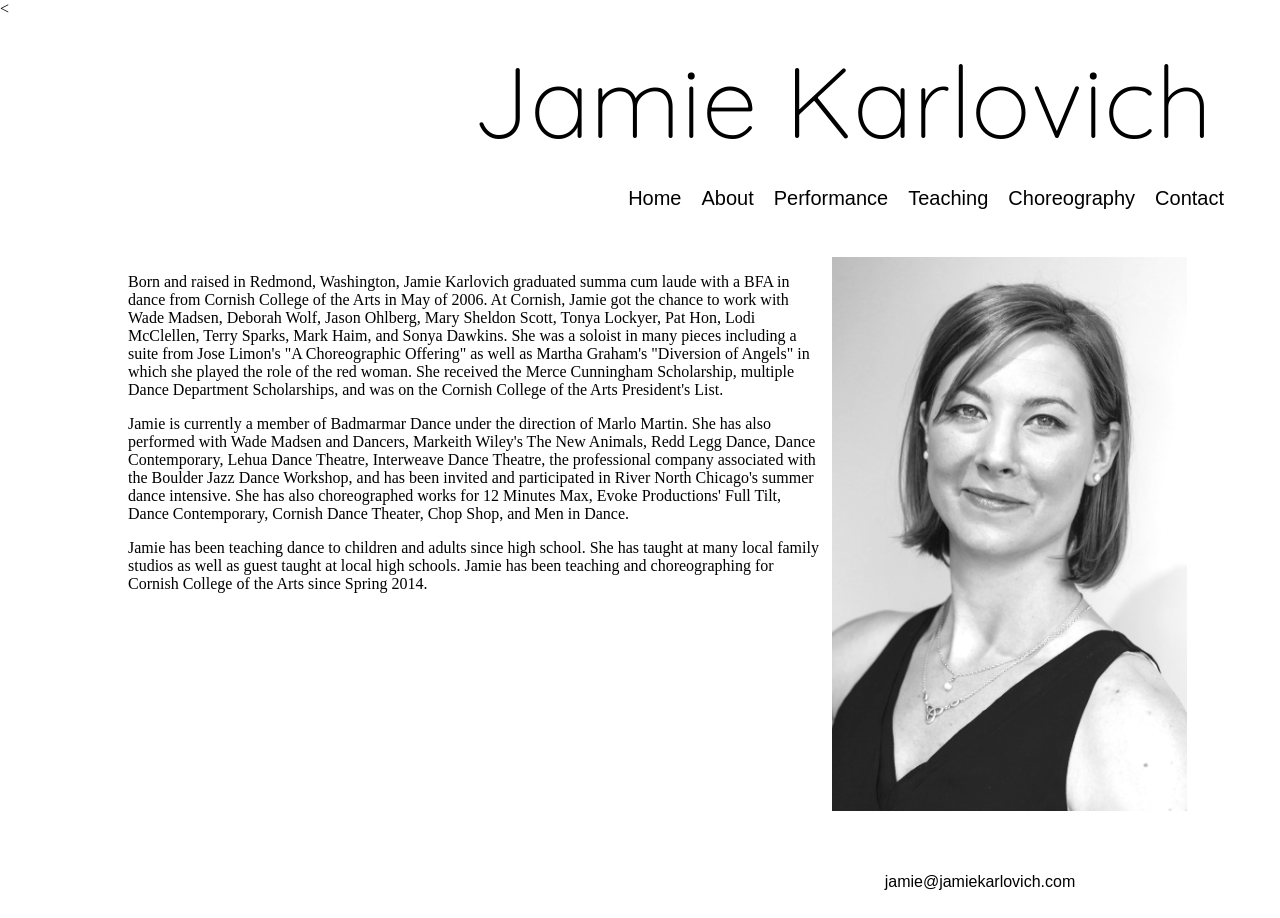
<file: views/about.html>
<!DOCTYPE html>
<html>
<head>
  <link type="text/css" rel="stylesheet" href="../css/jamiekarlovich.css" />
  <title>Jamie Karlovich - About</title>
  <meta name="viewport" content="width=device-width, initial-scale=1">
  <meta name="description" content="Jamie Karlovich">
</head>
<body>
  <<header>
    <h1>Jamie Karlovich</h1>
    <nav>
      <ul>
        <li><a href="../home.html">Home</a></li>
        <li><a href="about.html">About</a></li>
        <li><a href="dance/performance.html">Performance</a></li>
        <li><a href="dance/teaching.html">Teaching</a></li>
        <li><a href="dance/choreography.html">Choreography</a></li>
        <!----------------------------------------------
        <li><a href="webdesign.html">Web Design</a></li>
        <li><a href="styling.html">Styling</a></li>
        ------------------------------------------------>
        <li><a href="contact.html">Contact</a></li>
      </ul>
    </nav>
  </header>
  <div id="content">
    <div id="photoright">
    </div>
    <div id="textleft">
      <p>Born and raised in Redmond, Washington, Jamie Karlovich graduated summa cum laude with a BFA in dance from Cornish College of the Arts in May of 2006.  At Cornish, Jamie got the chance to work with Wade Madsen, Deborah Wolf, Jason Ohlberg, Mary Sheldon Scott, Tonya Lockyer, Pat Hon, Lodi McClellen, Terry Sparks, Mark Haim, and Sonya Dawkins.  She was a soloist in many pieces including a suite from Jose Limon&#39s &#34A Choreographic Offering&#34 as well as Martha Graham&#39s &#34Diversion of Angels&#34 in which she played the role of the red woman.  She received the Merce Cunningham Scholarship, multiple Dance Department Scholarships, and was on the Cornish College of the Arts President&#39s List.
      </p>

      <p>Jamie is currently a member of Badmarmar Dance under the direction of Marlo Martin.  She has also performed with Wade Madsen and Dancers, Markeith Wiley&#39s The New Animals, Redd Legg Dance, Dance Contemporary, Lehua Dance Theatre, Interweave Dance Theatre, the professional company associated with the Boulder Jazz Dance Workshop, and has been invited and participated in River North Chicago&#39s summer dance intensive.  She has also choreographed works for 12 Minutes Max, Evoke Productions&#39 Full Tilt, Dance Contemporary, Cornish Dance Theater, Chop Shop, and Men in Dance.
      </p>

      <p>Jamie has been teaching dance to children and adults since high school.  She has taught at many local family studios as well as guest taught at local high schools.  Jamie has been teaching and choreographing for Cornish College of the Arts since Spring 2014.
      </p>

    </div>
  </div>
  <footer>
    <h4><a href="mailto:jamierkarlovich@gmail.com">jamie@jamiekarlovich.com</a></h4>
  </footer>
</body>
</html>
</file>
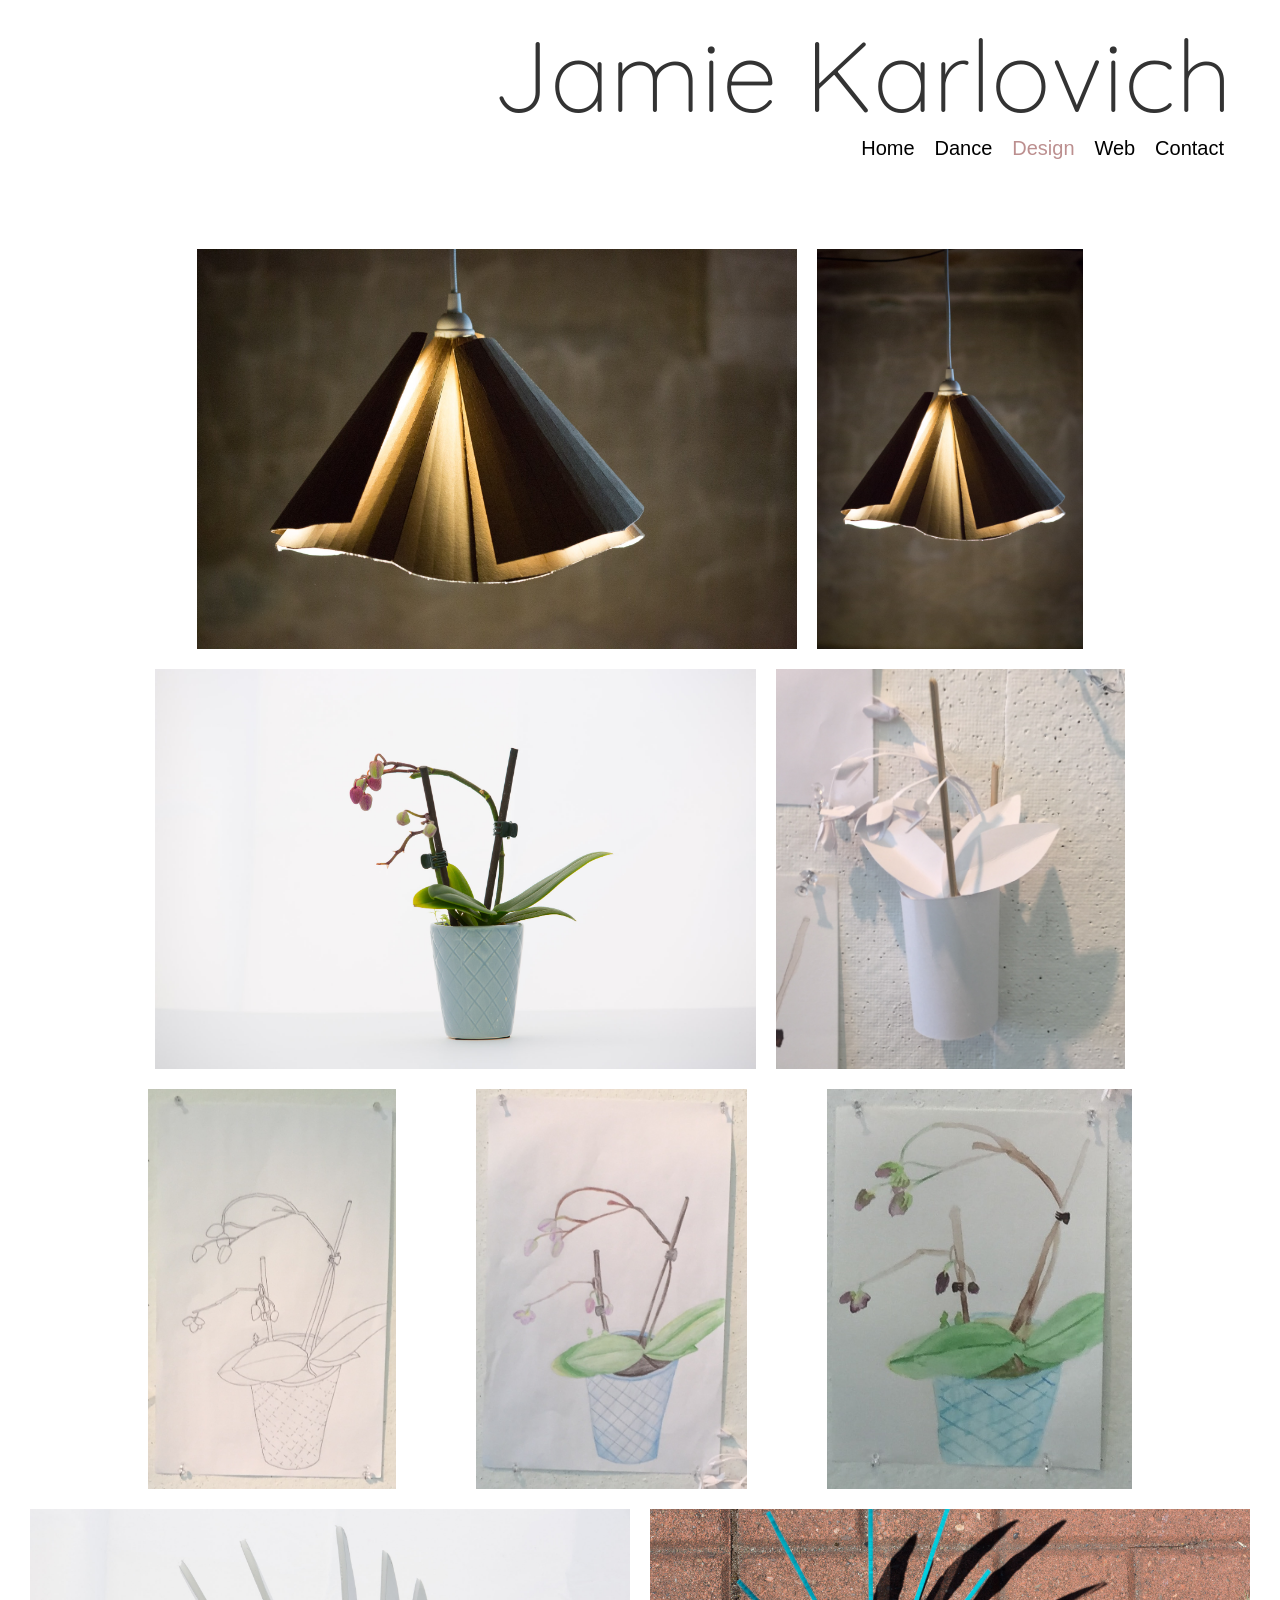
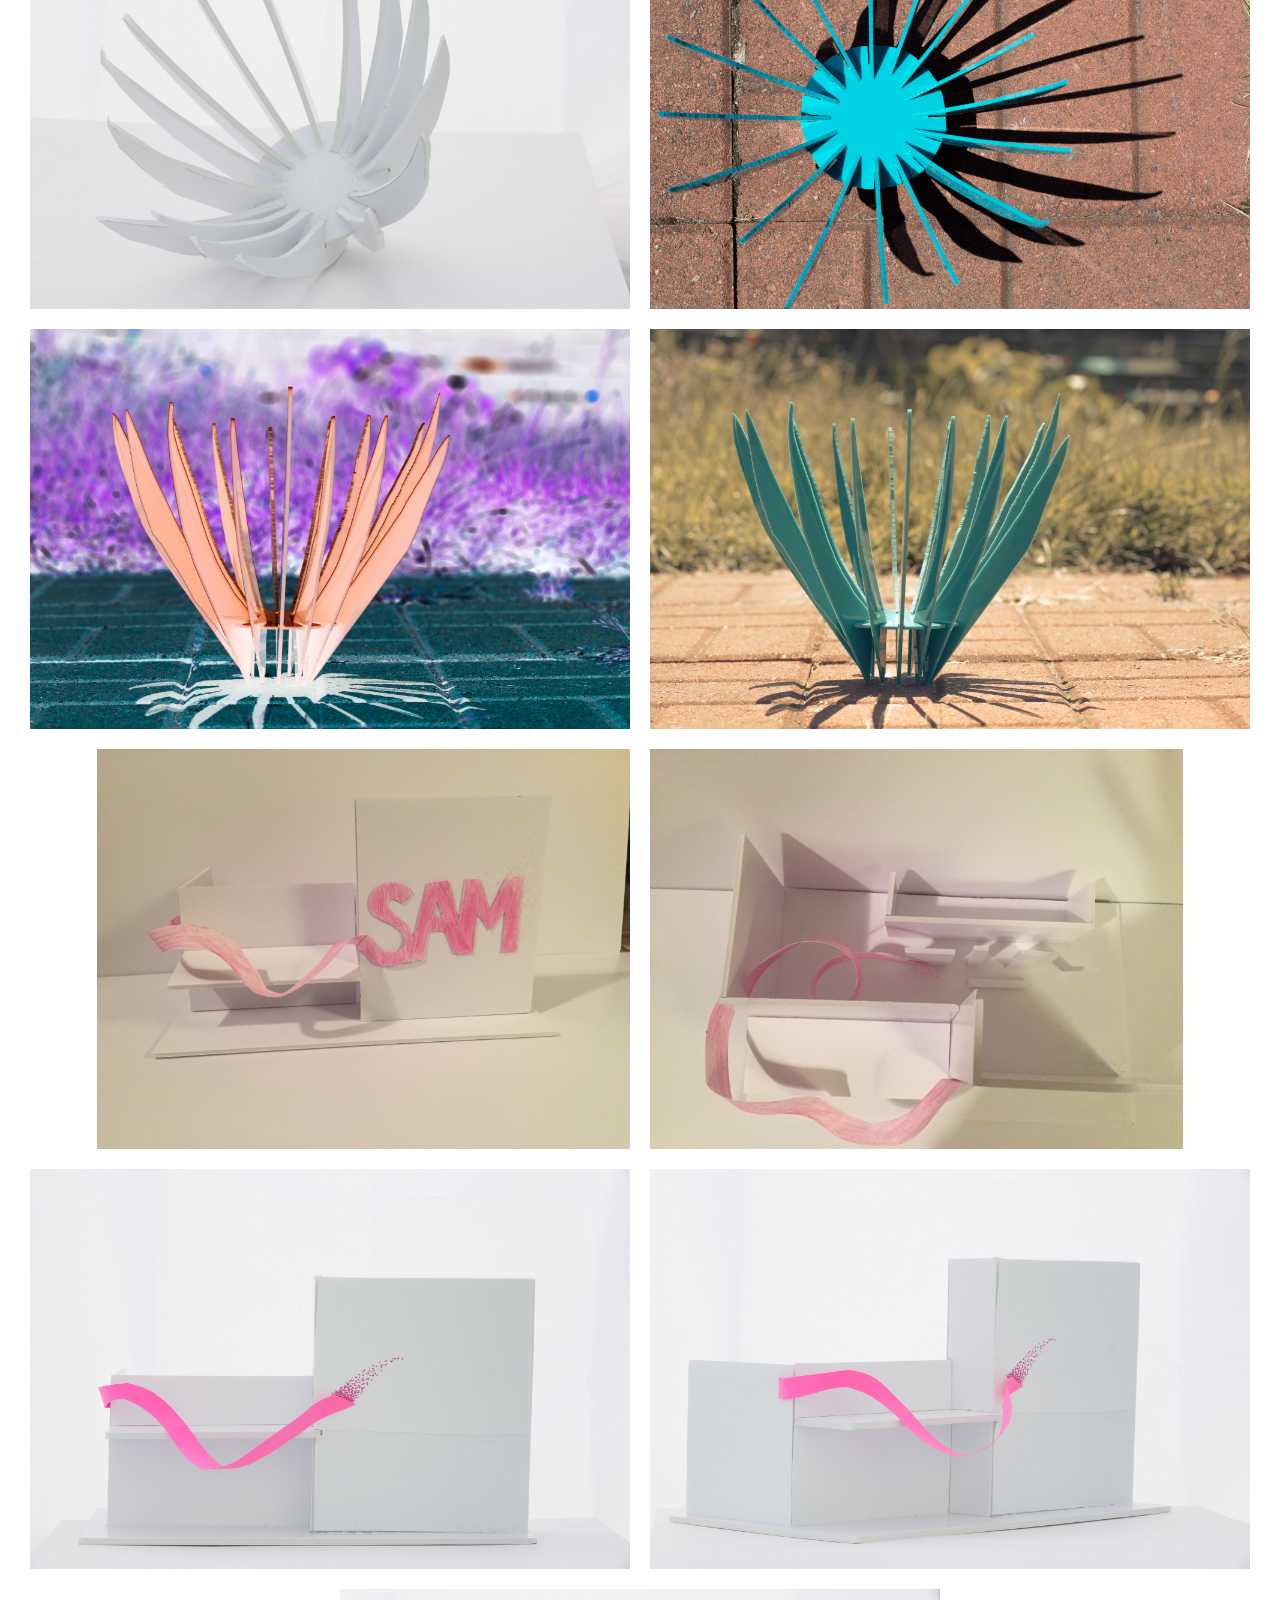
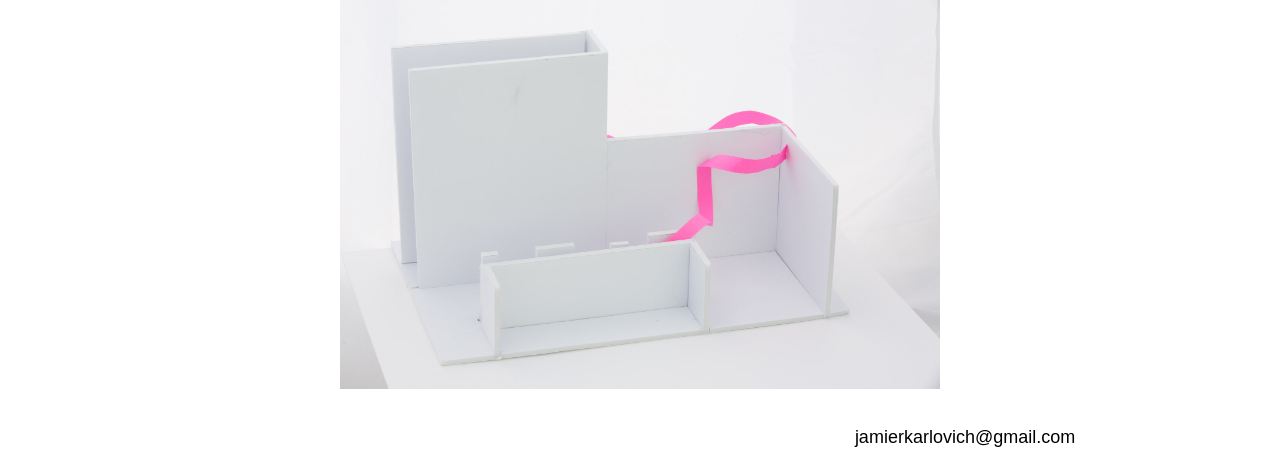
<file: views/design.html>
<!DOCTYPE html>
<html>
<head>
  <title>Jamie Karlovich - Design</title>
  <meta name="viewport" content="width=device-width, initial-scale=1">
  <meta name="description" content="Jamie Karlovich">
  <link rel="stylesheet" href="https://maxcdn.bootstrapcdn.com/bootstrap/3.3.7/css/bootstrap.min.css" integrity="sha384-BVYiiSIFeK1dGmJRAkycuHAHRg32OmUcww7on3RYdg4Va+PmSTsz/K68vbdEjh4u" crossorigin="anonymous">
  <link type="text/css" rel="stylesheet" href="../css/style.css" />
</head>
<body>
  <header>
  <h1>Jamie Karlovich</h1>
  <nav>
    <ul>
      <li><a href="../home.html">Home</a></li>
      <li><a href="dance.html">Dance</a></li>
      <li><a href="design.html" class="here">Design</a></li>
      <li><a href="web.html">Web</a></li>
      <li><a href="contact.html">Contact</a></li>
    </ul>
  </nav>
</header>
<div class="design-gallary-wrapper">
  <img class="design-gallary" src="../images/design/lamp_horizonal.jpg" />
  <img class="design-gallary" src="../images/design/lamp_vertical.jpg" />
  <div class="break"></div>
  <img class="design-gallary" src="../images/design/flower.jpg" />
  <img class="design-gallary" src="../images/design/flower_paper.jpg" />
  <div class="break"></div>
  <img class="design-gallary drawings" src="../images/design/flower_drawing_1.jpg" />
  <img class="design-gallary drawings" src="../images/design/flower_drawing_2.jpg" />
  <img class="design-gallary drawings" src="../images/design/flower_drawing_3.jpg" />
  <div class="break"></div>
  <img class="design-gallary" src="../images/design/bowl_paper.jpg" />
  <img class="design-gallary" src="../images/design/bowl_aerial.jpg" />
  <img class="design-gallary" src="../images/design/bowl_reverse.jpg" />
  <img class="design-gallary" src="../images/design/bowl_side.jpg" />
  <div class="break"></div>
  <img class="design-gallary" src="../images/design/SAM.jpg" />
  <img class="design-gallary" src="../images/design/SAM2.jpg" />
  <div class="break"></div>
  <img class="design-gallary" src="../images/design/SAM3.jpg" />
  <img class="design-gallary" src="../images/design/SAM4.jpg" />
  <img class="design-gallary" src="../images/design/SAM5.jpg" />
</div>
<footer class="design">
  <h4><a href="mailto:jamierkarlovich@gmail.com">jamierkarlovich@gmail.com</a></h4>
</footer>

<script src="https://cdnjs.cloudflare.com/ajax/libs/jquery/3.1.0/jquery.min.js"></script>
<script src="../js/app.js"></script>
<script src="https://cdnjs.cloudflare.com/ajax/libs/twitter-bootstrap/4.0.0-alpha/js/bootstrap.min.js"></script>
</body>
</html>
</file>
<file: css/jamiekarlovich.css>
@import url(http://www.1001fonts.com/monitorica-font.html);
@import url(https://fonts.googleapis.com/css?family=Quicksand);

html{
  width: 100%;
  height: 100%;
  margin: 0;
  padding: 0;
}

/*-----------------------------main page--------------------------------------*/
#main{
    background:url("../images/dance/Coverweb.png");
    background-position: 0% 48%;
    background-color:black;
}

#main h1{
  height:50%;
  margin:0 20px 0 0;
  padding:88px 48px 0 0;
  text-align:right;
  font-size: 100px;
  font-family:'Quicksand', sans-serif;
  font-weight:100;
  color:white;
}

#main li a{
  text-decoration:none;
  color:white;
}

#main li a:hover{
  color:grey;
}

#main footer h4 a{
  height: 100%;
  width: 100%;
  margin: 0;
  padding:0;
  color:white;
  font-weight: 100;
  text-decoration:none;
}

#main footer h4 a:hover{
  color: grey;
}
/*--------------------------------end main page-------------------------------*/

body{
  width: 100%;
  height: 100%;
  margin: 0;
  padding: 0;
}


header{
  width:100%;
  height:18%;
  margin:0;
  padding:0;
  display:block;
}

h1{
  height:50%;
  margin:0 20px 0 0;
  padding:20px 48px 0 0;
  text-align:right;
  font-size: 100px;
  font-family:'Quicksand', sans-serif;
  font-weight:100;
}

nav{
  width:100%;
  height:50%;
}

ul{
  list-style-type:none;
  text-align:right;
  padding: 48px 48px 0 0;
  margin:0;
}

li{padding: 4px 0px;
margin: 20px 8px;
padding: 0px;
font-size: 20px;
font-weight: 100;
display:inline-block;
font-family: "Monitorica Regular", sans-serif;
text-align:right;
}

li a{
  text-decoration:none;
  color:black;
}

li a:hover{
  color:grey;
}

#content{
  height:77%;
  width:100%;
  margin:0;
  padding:0;
}

footer{
    height:5%;
    width:100%;
    margin: 0;
    padding:0;
}

footer h4 {
  text-align:right;
  font-family: "Monitorica Regular", sans-serif;
  margin: 0 16%;
}

footer h4 a{
  height: 100%;
  width: 100%;
  margin: 0;
  padding:0;
  color:black;
  font-weight: 100;
  text-decoration:none;
}

footer h4 a:hover{
  color: grey;
}

/*----------------------About-----------------------------------------------*/
#photoright {
  height: 80%;
  width: 35%;
  background: url("../images/dance/headshot.jpg") no-repeat;
  background-size: contain;
  background-position: 0% 0%;
  float:right;
  margin: 6% 0 0 0;
}

#textleft{
  height: 80%;
  width:54%;
  float:left;
  margin: 6% 0 0 10%;
  padding:0 0 0 0;
}

/*--------------------------End About---------------------------------------*/

/*-----------------------------Uncoded Pages---------------------------------*/
#uncoded{
  text-align:center;
  height:50%;
  margin: 10% 0 0 10%;
  padding: 0;
}

#uncoded p{
  font-size:4em;
}

p#normal{
  font-size: 1.5em;
  color: white;
  width:50%;
  margin: 0 0 0 42%;
  font-family:'Quicksand', sans-serif;
  font-weight:100;
}
/*--------------------------------End Uncoded Pages--------------------------*/
/*------------------------------Contact---------------------------------------*/
#contactBackground{
  background:url("../images/dance/HullBuildingCropped.png") no-repeat;
  background-size:cover;
}
#contactBackground footer h4 a{
  color:white;
}

#contactBackground footer h4 a:hover{
  color:grey;
}

#contactBackground h1{
  color:white;
}

#contactBackground li a{
  text-decoration:none;
  color:white;
}
#contactBackground li a:hover{
  color:grey;
}
</file>
<file: css/style.css>
@import url(http://www.1001fonts.com/monitorica-font.html);
@import url(https://fonts.googleapis.com/css?family=Quicksand);

html{
  width: 100%;
  height: 100%;
  margin: 0;
  padding: 0;
}

/*-----------------------------main page--------------------------------------*/
#branding{
  width: 600px;
  margin: 84px auto 0 auto;
  font-size: 28px;
  text-align: justify;
}

#main footer{
  background-color: white;
}

/*--------------------------------end main page-------------------------------*/

body{
  width: 100%;
  height: 100%;
  margin: 0;
  padding: 0;
}


.stickyfooter{
  min-height: 100%;
  position:relative;
}

header{
  width:100%;
  margin:0 0 24px 0;
  padding:0;
  display:block;
}

h1{
  margin:0;
  padding:20px 48px 0 0;
  text-align:right;
  font-size: 100px;
  font-family:'Quicksand', sans-serif;
  font-weight:100;
}

nav{
  width:100%;
  padding: 0;
  margin: 0;
}

ul{
  list-style-type:none;
  text-align:right;
  padding: 0 48px 0 0;
  margin:0;
}

li{
padding: 0px 0px;
margin: 4px 8px;
padding: 0px;
font-size: 20px;
font-weight: 100;
display:inline-block;
font-family: "Monitorica Regular", sans-serif;
text-align:right;
}

li a{
  text-decoration:none;
  color:black;
}

 a.here {
  color: rosybrown;
}

li a:hover{
  color:grey;
}

#content{
  width:100%;
  margin:0;
  padding:0;
}

footer{
    width:100%;
    margin: 21px 0 0 0;
    padding:8px 0;
    position:absolute;
    bottom:0;
}

footer h4 {
  text-align:right;
  font-family: "Monitorica Regular", sans-serif;
  margin: 0 16%;
}

footer h4 a{
  height: 100%;
  width: 100%;
  margin: 0;
  padding:0;
  color:black;
  font-weight: 100;
  text-decoration:none;
}

footer h4 a:hover{
  color: rosybrown;
}

/*---------------------------Dance------------------------------------------*/
.dance{
  background-color:black;
  background-repeat: no-repeat;
  width: 100%;
}

.dancestickyfooter {
  display: flex;
  flex-direction: column;
  height: 100%;
}

.gradient {
  background: linear-gradient(180deg, black, grey 48%, white);
  height: 1600px;
  display:block;
}

.about{
padding-top: 48px;
width: 100%;
display:flex;
flex-direction: row;
align-items: center;
justify-content: center;
background-color: black;  
flex-wrap: wrap;
}

.image-container {
  width: 40%;
}

.image {
  width: 100%;
}

.bio{
  min-width: 300px;
  width: 60%;
  padding-right: 48px;
  color:white;
  text-align: right;
  align-self: flex-start;
}

.photoright{
    height: 400px;
    width: 284px;
    margin: 0 0 0 40px;
    background: url("../images/dance/headshot.jpg") no-repeat;
    background-size: contain;
    background-position: center center;

  }

#dance {
  display: flex;
  flex-direction: column;
  flex-grow: 1;
}

#dance h1{
  font-size: 100px;
  font-family:'Quicksand', sans-serif;
  font-weight:100;
  color:white;
}

#dance li a{
  text-decoration:none;
  color:white;
}

#dance li a.here {
  color: rosybrown;
}

#dance li a:hover{
  color:grey;
}

#dance footer{
  background-color: black;
}

.emptyBox { 
  background-color: black;
  flex-grow:1;
}

#dance footer h4 a{
  height: 100%;
  width: 100%;
  margin: 0;
  padding:0;
  color:white;
  font-weight: 100;
  text-decoration:none;
}

#dance footer h4 a:hover{
  color: grey;
}

.footer-white{
color: white;
}

.footerDanceFooter {
  background-color: black;
  position: relative;
  margin: 0;
}

.danceFooter {
  color: white;
}

#dance-gallery {
  display: flex;
  flex-direction: row;
  align-items: center;
  justify-content: space-around;
  width: 100%;
  flex-wrap: wrap;
  background-color: black;
}

.gallary {
  /* width: 25%; */
  height: 600px;
  margin: 10px;
}

.break {
  width: 100%;
}

/*-----------------------------------Design---------------------------------*/
.design-gallary-wrapper {
  display: flex;
  flex-direction: row;
  flex-wrap: wrap;
  justify-content: center;
  width: 100%;
  padding-top: 48px;
}
.design-gallary {
  height: 400px;
  margin: 10px;
}
.drawings {
  margin: 10px 40px;
}

footer.design {
  position: relative;
}


/*---------------------------------Web------------------------------------------*/

#web .content  {
  width: 100%;
  margin: 0 auto;
  padding: 0 0 48px 0;
}

.webStory {
  position: relative;
  width: 68%;
  min-width: 400px;
  margin: 0;
  padding: 0 16px 8px 0;
  border-right: 1px solid grey;
}
.webStory p {
  text-indent: 48px;
  margin: 0px 0 0 auto;
  width: 74%;
  max-width: 600px;
  font-family: "Monitorica Regular", sans-serif;
  font-size: 16px;
  font-weight: 100;
  text-align: right;

}
.qualifications {
  display:flex;
  flex-direction: column;
  background-color:lightgrey;
  align-content:center;
  margin: 0 0 84px 0;
  width: 100%;
  padding: 40px;
}


.info {
  margin: 0px;
  width:68%;
  min-width: 200px;
  padding: 8px 16px 0 0;
  border-right: 1px solid grey;
}

.info h4, .info h4 a {
  font-size: 16px;
  color: rosybrown;
  text-decoration:none;
  margin: 0;
  font-weight: 100;
  font-family: "Monitorica Regular", sans-serif;
  text-align: right;
}

.info h4 a:hover {
  color:#666699;
}

.qtop{
  margin: 0 0 0 0;
  padding: 0 0 0 0;
  display:flex;
  flex-direction: row;
  flex-wrap: wrap;
  width: 100%;
  align-items: flex-end;
  /*justify-content: space-around;*/
}

.qbottom{
  margin: 0;
  padding: 0 0 0 0;
  display:flex;
  flex-direction:row;
  width: 100%;
  flex-wrap: wrap;
}
.technologies {
  width: 20%;
  min-width: 200px;
  margin: 0 0 0 0;
  padding: 0 0 8px 16px;
  display:flex;
  flex-direction: column;
  justify-content: flex-end;

}

.experience{
  margin: 0 0 0 0;
  padding: 8px 0 0 16px;
  width: 20%;

}

.qtop h4, .qbottom h4{
  font-size: 20px;
  width: 100%;
  color: #666699;
  margin: 0;
}

.qtop ul, .qbottom ul{
  text-align:left;
  margin: 0;
  padding: 0;
}
.qtop ul li, .qbottom ul li{
  font-size: 12px;
  text-align:left;
  margin: 0;
  width: 100%;
}

.portfolio {
  display:flex;
  flex-direction:column;
  width: 100%;
}

.project-row{
  display:flex;
  flex-direction: row;
  flex-wrap: wrap;
  width: 100%;
  justify-content: center;
  align-items: center;
}

.project {
  display:flex;
  flex-direction:column;
  align-items:center;
  justify-content:center;
  padding: 2%;
  border: 1px solid #CCCCE5;
  margin: 4px;
}


.screenshot {
  height: 248px;
  width: 484px;
  box-shadow: 0 0 20px grey;
  position:relative;
}

.overlay{
  height: 250px;
  width: 486px;
  margin: 0 auto;
  position: absolute;
  background-color: rgba(0, 0, 0, 0.7);
  opacity: 1;
  bottom: -1px;
  right: -1px;
  display:flex;
  flex-direction: column;
  justify-content: space-around;
  -mos-transition: all .4s ease;
  -webkit-transition: all .4s ease;
  transition: all .4s ease;
}

.transin{
  -mos-transition: all .4s ease;
  -webkit-transition: all .4s ease;
  transition: all .4s ease;
  height: 250px;
  width: 486px;
  position:absolute;
  opacity: 0;
  bottom: -1px;
  right: -1px;
  z-index: 1;
}
/*.screenshot:hover > .overlay {
  opacity: 1;
}*/

.show {
  opacity: 0;
  -mos-transition: all 0.4s ease-in-out;
  -webkit-transition: all 0.4s ease-in-out;
  transition: all 0.4s ease-in-out;
}

.fa-times-circle {
  color: white;
  position: relative;
  text-align: right;
  bottom: 4px;
  right: 8px;
}
#twenty{
  background:url("../images/web_development/2048.png");
  background-size: cover;
  background-position: center;
  border: 1px solid lightgrey;
}
#onTheTown{
  background:url("../images/web_development/on_the_town.png");
  background-size: cover;
  background-position: center;
}

#comingUp{
  background:url("../images/web_development/coming_Up.png");
  background-size: cover;
  background-position:center;
  border: 1px solid lightgrey;
}

#wikiwhat{
  background:url("../images/web_development/wikiwhat.png");
  background-size: cover;
  background-position:center;
  border: 1px solid lightgrey;
}

.project p, .project h2 {
  width: 100%;
  font-family: "Monitorica Regular", sans-serif;
  font-weight: 100;
  text-decoration: none;
  text-align: center;
}

.project p {
  color: white;
  width: 70%;
  margin: 0 auto;
}

.project h6{
  font-size: 13px;
  color:white;
  margin: 0;
  font-family: "Monitorica Regular", sans-serif;
  font-weight: 100;
  text-align:center;
}
.project h4{
  font-size: 13px;
  font-family: "Monitorica Regular", sans-serif;
  text-align: center;
  color:white;
  margin: 8px auto 21px auto;
  width: 84%;
}
i.fa-info-circle{
  position: relative;
  left: 8px;
  top: 4px;
}

a:-webkit-any-link{
  text-decoration:none;
}

.project h2{
  color: white;
  margin:0;
  padding:21px 0 8px 0;
}

.project h4 a{
  color: teal;
  text-decoration: none;
}

.project h4 a:hover {
  color: black;
}

.links {
  display:flex;
  width: 100%;
  padding:0;
  margin: -67px auto 0 auto;
}



i.fa-circle{
  font-size: 4px;
  position: relative;
  bottom: 2px;
  color:white;
}

.project .links h4 {
  width: auto;
  padding: 0;
}

.project h4 a:hover{
  color: grey;
}
.project h2 {
  font-size: 100;
  font-weight: 200;
  text-align:center;
  font-family:'Quicksand', sans-serif;
}

#web footer{
  margin: 20px 0 0 0;
  background-color:lightgrey;
}
/*----------------------About-----------------------------------------------*/
#photoright {
  height: 80%;
  width: 35%;
  background: url("../images/dance/headshot.jpg") no-repeat;
  background-size: contain;
  background-position: 0% 0%;
  float:right;
  margin: 6% 0 0 0;
}

#textleft{
  height: 80%;
  width:54%;
  float:left;
  margin: 6% 4% 0 10%;
  padding:0 0 0 0;
}

/*--------------------------End About---------------------------------------*/

/*-----------------------------Uncoded Pages---------------------------------*/
#uncoded{
  text-align:center;
  height: 321px;
  margin: 10% 0 0 10%;
  padding: 0;
}

#uncoded p{
  font-size:4em;
}

p#normal{
  font-size: 1.5em;
  color: white;
  width:50%;
  margin: 0 0 0 42%;
  font-family:'Quicksand', sans-serif;
  font-weight:100;
}
/*--------------------------------End Uncoded Pages--------------------------*/
/*------------------------------Contact---------------------------------------*/
#contactBackground{
  background:url("../images/dance/HullBuildingCropped.png") no-repeat;
  background-size:cover;
  min-height: 100%;
}
#contactBackground footer h4 a{
  color:white;

}

#contactBackground footer h4 a:hover{
  color:rosybrown;
}

#contactBackground h1{
  color:white;
}

#contactBackground li a{
  text-decoration:none;
  color:white;
}

#contactBackground li a.here{
  color: rosybrown;
}

#contactBackground li a:hover{
  color:grey;
}

@media(max-width: 860px) {
  header h1, #dance h1{
    font-size: 60px;
  }
  .bio{
    text-align: justify;
  }
}
@media(max-width: 711px){
  header h1, #dance h1{
    font-size: 40px;
  }
  .dance{
    background-size: 800px;
    background-position: -70px -45px;
  }

  .bio{
    width: 84%;
    margin: 0 auto;
    text-align: justify;
  }

  .photoright{
    margin: 0 auto;
  }
  .webStory{
    border: none;
    width: 100%;
    margin: 0 auto 21px auto;
  }

  .info{
    border: none;
    width: 240px;
    margin: -140px 0 0 33%;
  }

  .info h4{
    text-align: left;
  }

  .experience{
    margin: -140px 0 0 0;
    width: 148px;
  }
}

@media(max-width: 684px){
  .technologies{
    width: 84px;
    margin: 0 0 0 8%;
    padding: 0 0 8px 16px;
  }

  .info{
    margin: -140px 0 0 42%;
    width: 320px;
    padding: auto 0 0px 0;
  }

  .experience{
    margin: 0px auto 0 8%;
    width: 400px;
  }

  #branding{
    width: 100%;
    margin: 21px auto;
  }

  #branding p{
    font-size: 20px;
    width: 90%;
    margin: 0 auto;
  }
  header nav ul li, #dance .dance nav ul li {
    font-size: 16px;
  }
  .overlay h2 {
    font-size: 14px;
    margin: 0 auto 21px auto;
  }

  #close2{
    position: relative;
    bottom: 21px;
  }

  .overlay h4, .overlay h6, .overlay .logins, .overlay p{
    font-size: 12px;
  }
}

@media(max-width: 484px){
  header h1, #dance h1 {
    font-size: 20px;
  }

  .dance {
    background-size: 800px;
    background-position: -70px -70px;
  }

  .bio{
    width: 84%;
    text-align: justify;
    margin: 0;
  }

  .photoright{
    margin: 0 auto;
  }
  header nav ul li, #dance .dance nav ul li {
    font-size: 16px;
  }
  .screenshot {
    height: 200px;
    width: 348px;
  }
  .project {
    border: none;
  }
  .overlay{
    height: 202px;
    width: 350px;
  }
  .qualifications{
    width: 100%;
    margin: 0 auto;
    padding: 21px 40px;
  }

  .webStory{
    width: 100%;
    padding: 0;
    margin: 0 auto;
    border: none;
  }

  .webStory p{
    text-align: justify;
    margin: 0 auto;
  }

  p#normal{
    color: black;
    font-weight: 700;
  }
  .info{
    border: none;
    margin: -260px auto 0 auto;
    width: 100%;
    padding: 0 0 8px 0;
  }
  .info h4{
    text-align: center;
  }
  .technologies{
    width: 100px;
    margin: 148px auto 0 auto;
    padding: 8px 0 8px 0;
  }
  .experience{
    margin: 8px auto 0 auto;
    width: 240px;
    padding: 8px 0 8px 4%;
  }
}
</file>
